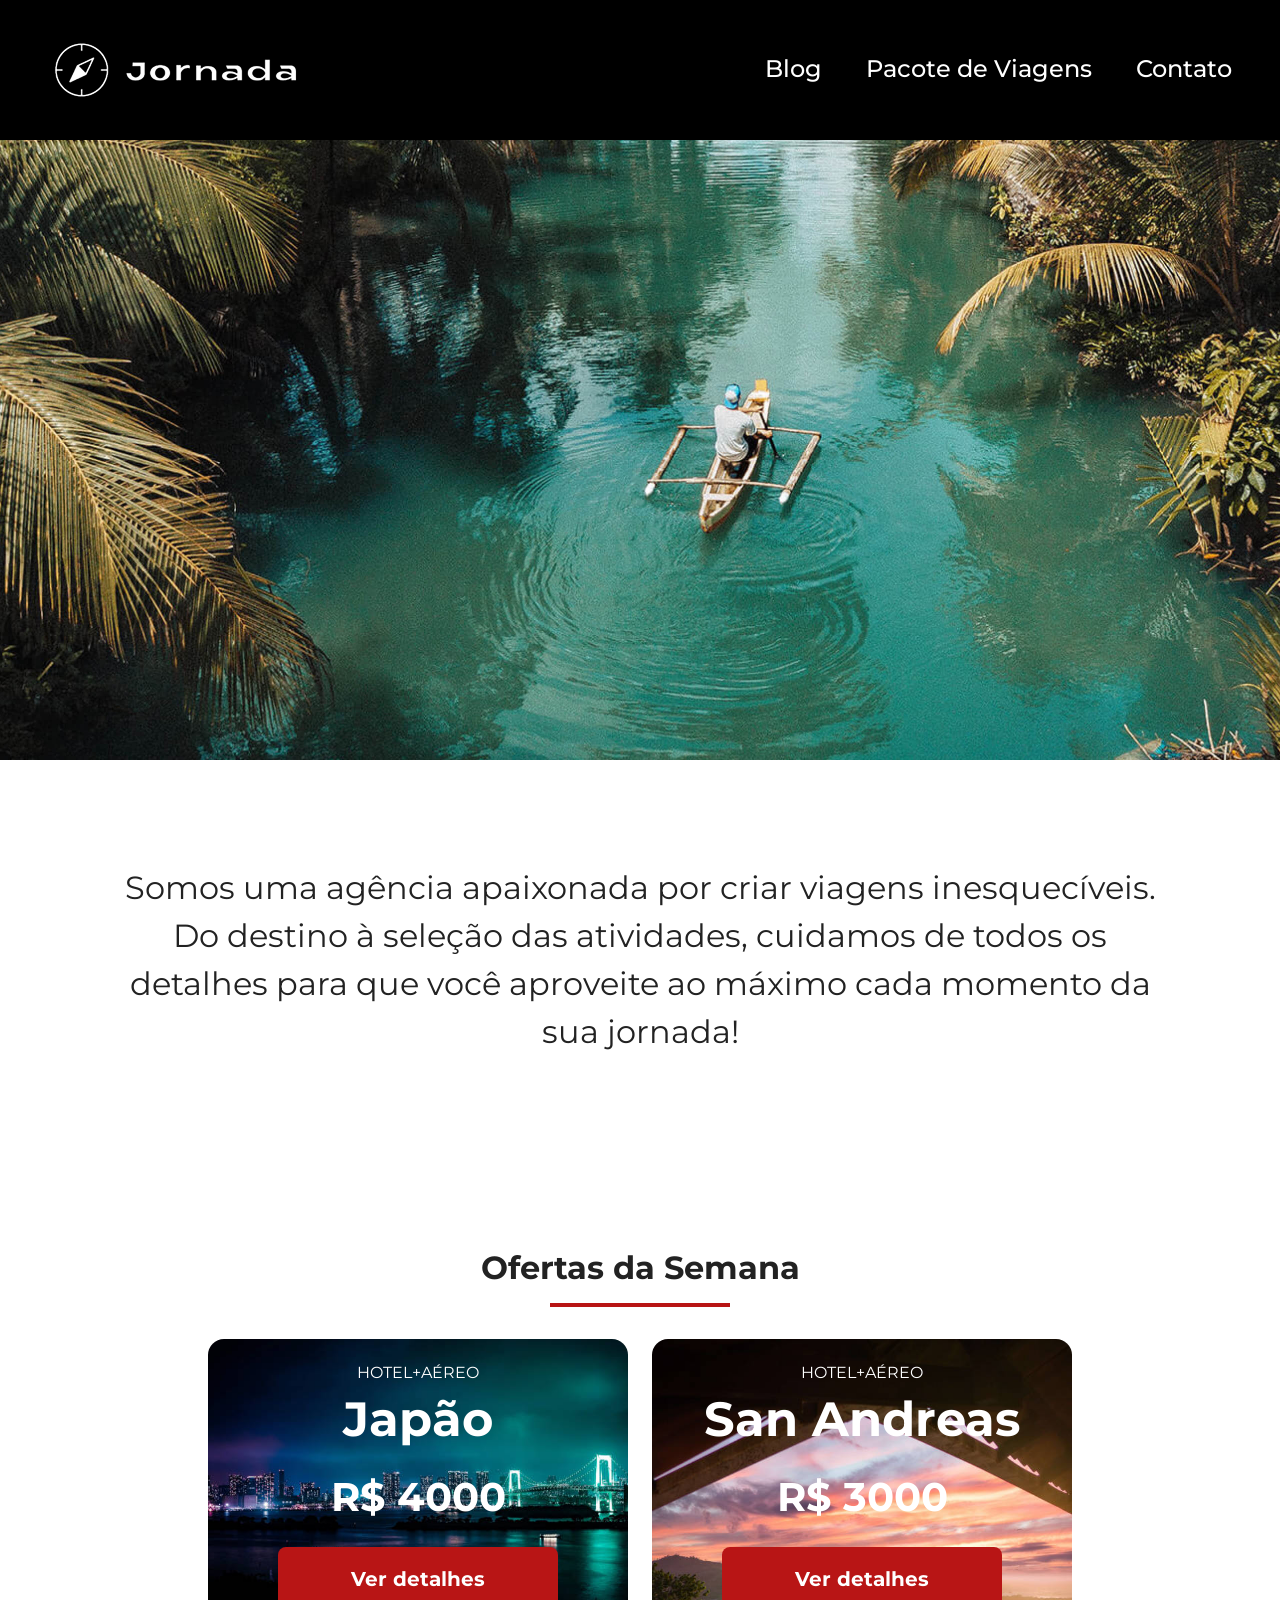
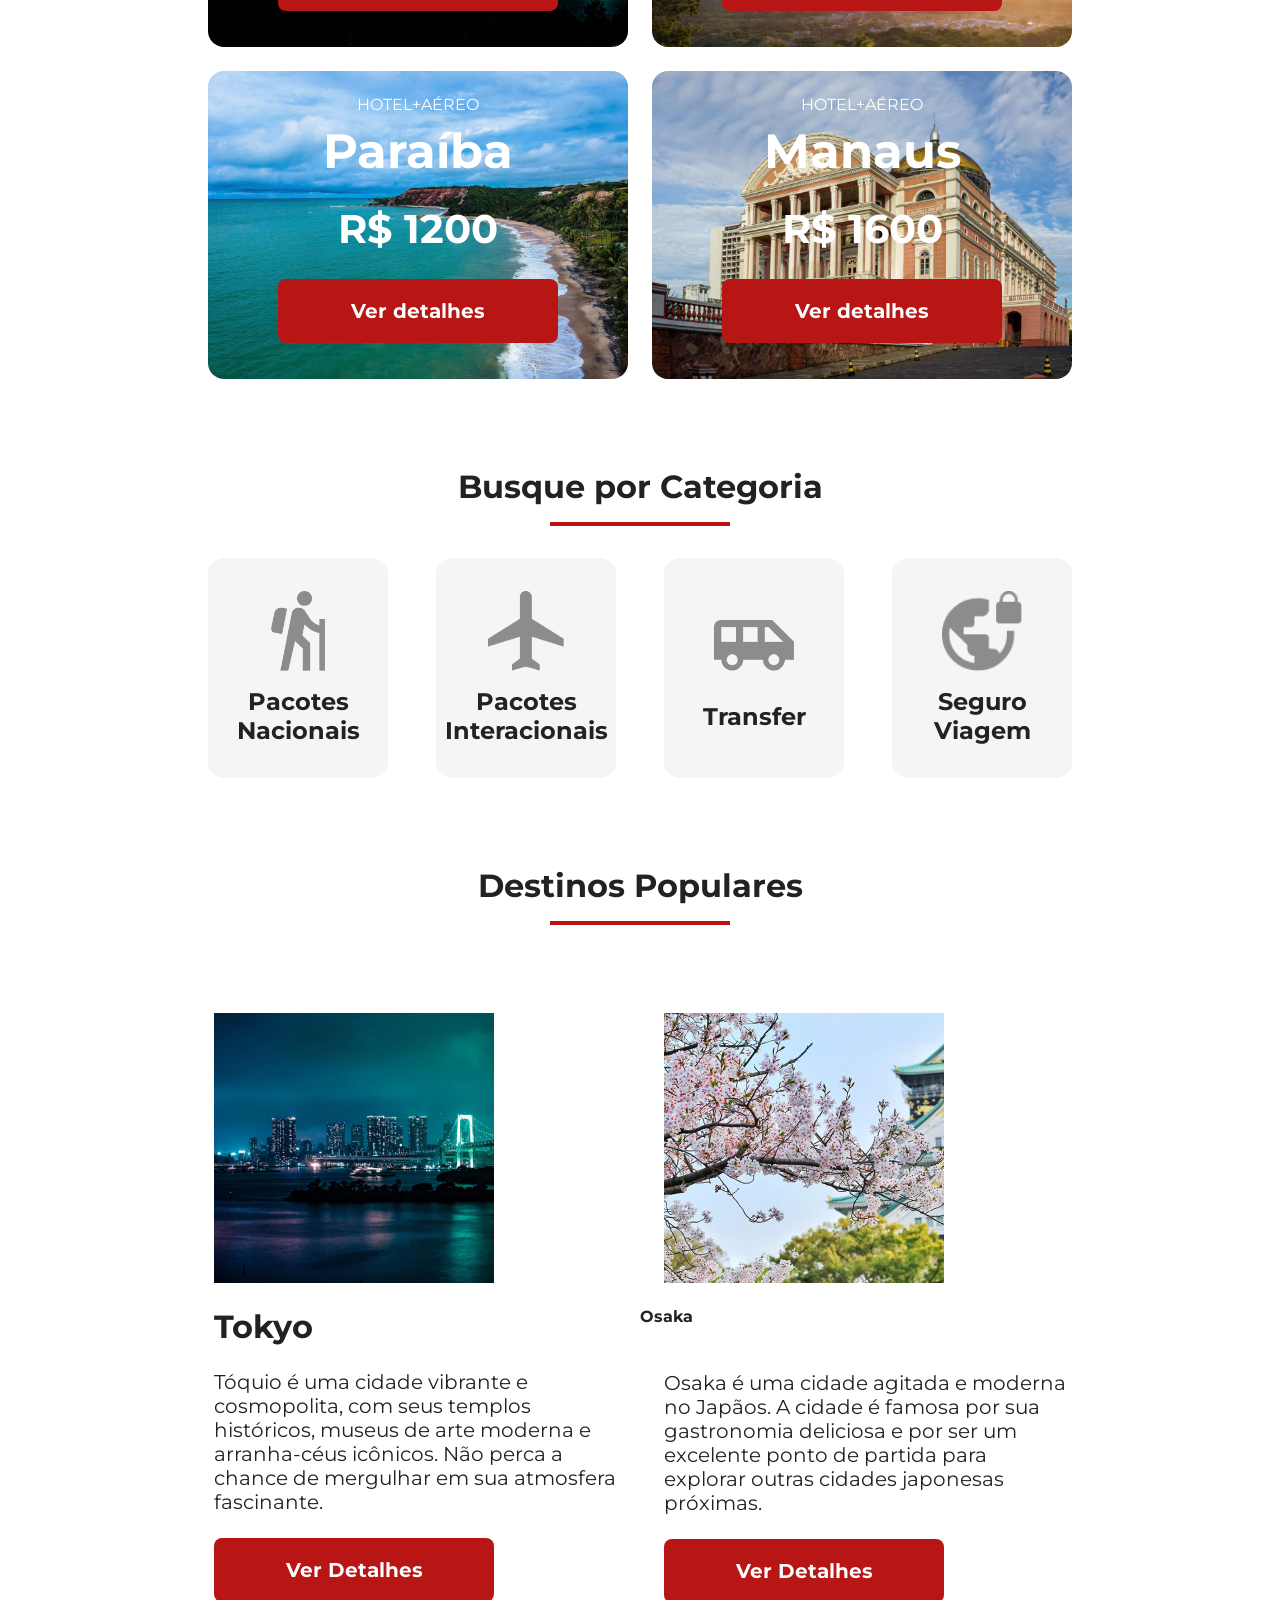
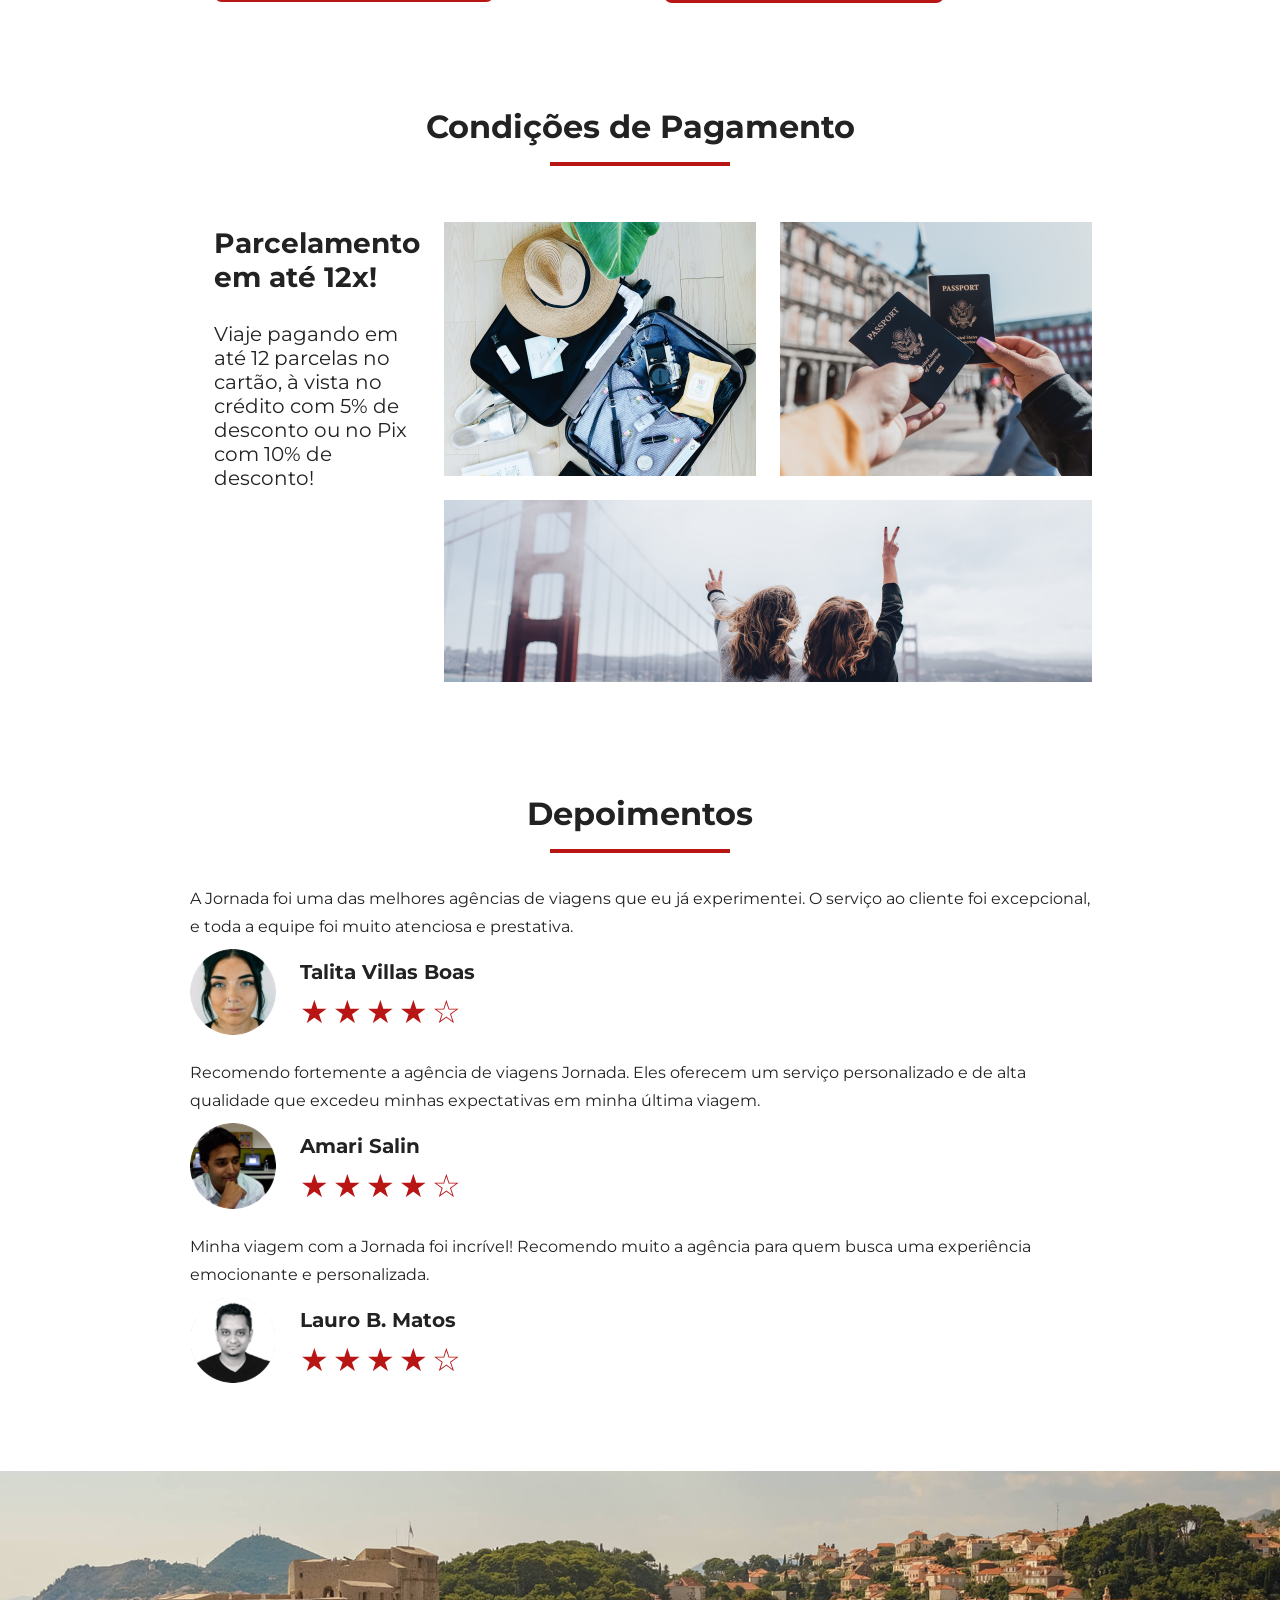
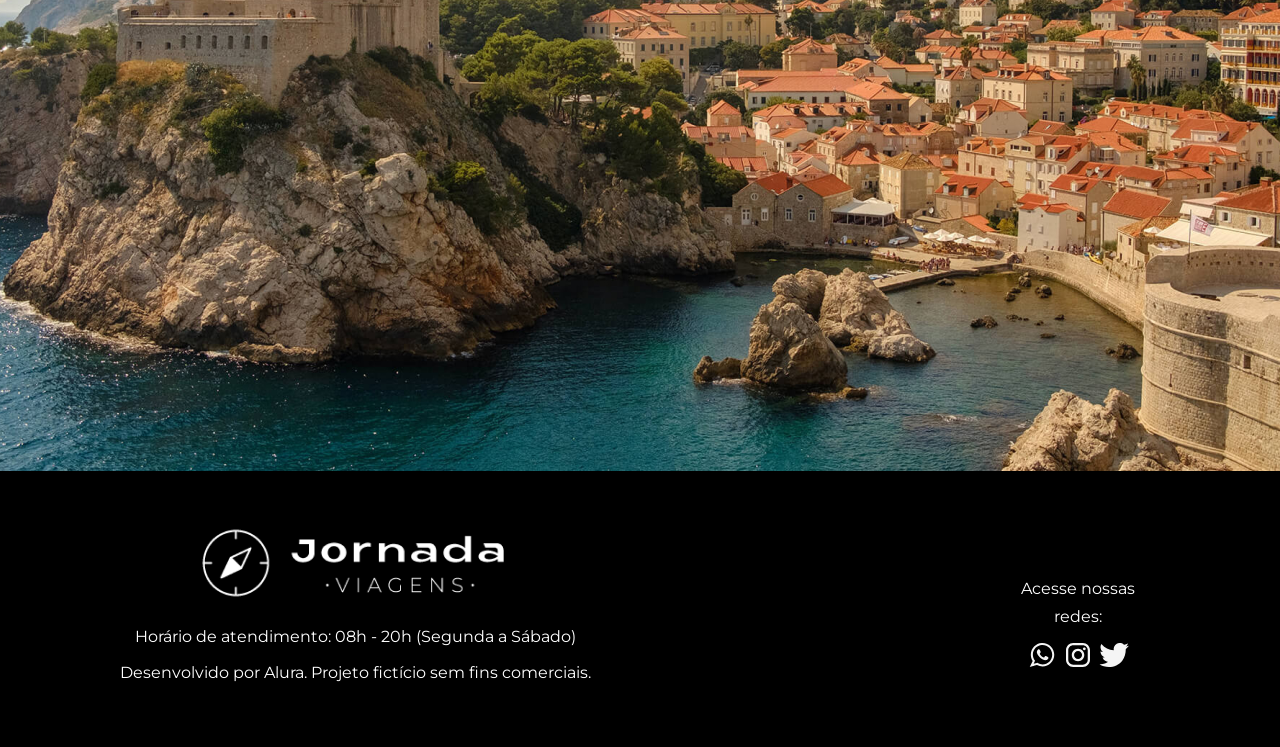
<file: index.html>
<!doctype html>
<html lang="pt-br">
  <head>
    <meta charset="UTF-8" />
    <meta name="viewport" content="width=device-width, initial-scale=1.0" />
    <meta name="theme-color" content="#000000" />
    <meta
      name="description"
      content="Jornada Viagens, Uma agência apaixonada por criar viagens inesquecíveis"
    />
    <meta name="og:title" content="Jornada Viagens" />
    <meta
      name="og:image"
      content="https://inuskull.github.io/jornada-viagens/Img/Logo-branco.png"
    />
    <meta
      name="og:description"
      content="Os melhores preços e pacotes de viagem do Brasil"
    />
    <meta name="og:type" content="website" />
    <meta name="og:url" content="https://inuskull.github.io/jornada-viagens" />
    
    <link rel="stylesheet" href="./Css/style.css" />
    <link rel="icon" type="image/png" href="favicon.png" />
    <title>Jornada Viagens</title>
  </head>
  <body>
    <header class="main-header">
      <a class="logo" href="index.html" title="Voltar para a página inicial">
        <img
          class="img-mobile"
          src="Img/bussola-jornada-branca.png"
          alt="Bússola do logo Jornada Viagens"
        />
        <img
          class="img-desktop"
          src="Img/bussola-jornada-texto-branco.png"
          alt="Logo do logo Jornada Viagens na cor Branca"
        />
      </a>
      <div class="navegation-menu">
        <label for="menu">
          <img src="Img/menu.png" alt="Menu" />
        </label>
        <input type="checkbox" id="menu" hidden />
        <nav>
          <ul class="list-links">
            <li>
              <a href="blog.html" target="_blank" title="Acessar Blog">Blog</a>
            </li>
            <li>
              <a
                href="pacotes.html"
                target="_blank"
                title="Acessar Pacotes de Viagem"
                >Pacote de Viagens</a
              >
            </li>
            <li>
              <a href="contato.html" target="_blank" title="Acessar Contato"
                >Contato</a
              >
            </li>
          </ul>
        </nav>
      </div>
    </header>
    <section class="hero">
      <div class="hero-img"></div>
      <h2>
        Somos uma agência apaixonada por criar viagens inesquecíveis. Do destino
        à seleção das atividades, cuidamos de todos os detalhes para que você
        aproveite ao máximo cada momento da sua jornada!
      </h2>
    </section>
    <section class="offers">
      <div class="section-title">
        <h2>Ofertas da Semana</h2>
        <hr />
      </div>
      <div class="offers-cards">
        <article class="card japao">
          <header>
            <p>HOTEL+AÉREO</p>
            <h3>
              Japão <br />
              <span> R$ 4000 </span>
            </h3>
          </header>
          <footer>
            <a class="button" href="#">Ver detalhes</a>
          </footer>
        </article>
        <article class="card sanandreas">
          <header>
            <p>HOTEL+AÉREO</p>
            <h3>
              San Andreas <br />
              <span> R$ 3000 </span>
            </h3>
          </header>
          <footer>
            <a class="button" href="#">Ver detalhes</a>
          </footer>
        </article>
        <article class="card paraiba">
          <header>
            <p>HOTEL+AÉREO</p>
            <h3>
              Paraíba <br />
              <span> R$ 1200 </span>
            </h3>
          </header>
          <footer>
            <a class="button" href="#">Ver detalhes</a>
          </footer>
        </article>
        <article class="card manaus">
          <header>
            <p>HOTEL+AÉREO</p>
            <h3>
              Manaus <br />
              <span> R$ 1600 </span>
            </h3>
          </header>
          <footer>
            <a class="button" href="#">Ver detalhes</a>
          </footer>
        </article>
      </div>
    </section>
    <section class="categories">
      <div class="section-title">
        <h2 class="content-title">Busque por Categoria</h2>
        <hr />
      </div>
      <div class="categories-cards">
        <a
          class="card"
          href="#"
          target="_blank"
          title="Busque pela categoria Pacotes Nacionais"
        >
          <img
            src="Img/ícone - pacotes nacionais.png"
            alt="Ícone cinza representando uma pessoa fazendo tracking."
          />
          <h3 class="content-title">
            Pacotes<br />
            Nacionais
          </h3>
        </a>

        <a
          class="card"
          href="#"
          target="_blank"
          title="Busque pela categoria Pacotes interacionais"
        >
          <img
            src="Img/ícone - pacotes interacionais.png"
            alt="Ícone cinza de um avião."
          />
          <h3 class="content-title">Pacotes Interacionais</h3>
        </a>

        <a
          class="card"
          href="#"
          target="_blank"
          title="Busque pela categoria Transfer"
        >
          <img src="Img/ícone -transfer.png" alt="Ícone de uma vãn zinza." />
          <h3 class="content-title">Transfer</h3>
        </a>

        <a
          class="card"
          href="#"
          target="_blank"
          title="Busque pela Seguro Viagem"
        >
          <img
            src="Img/ícone - seguro viagem.png"
            alt="Ícone do planeta terra cinza com um cadeado ao seu lado."
          />
          <h3 class="content-title">
            Seguro<br />
            Viagem
          </h3>
        </a>
      </div>
    </section>
    <section class="destinations">
      <div class="section-title">
        <h2 class="content-title">Destinos Populares</h2>
        <hr />
      </div>
      <div class="destinations-items">
        <article class="item">
          <header>
            <div class="img-item-tokyo"></div>
            <h3 class="content-title">Tokyo</h3>
          </header>

          <p class="content-text">
            Tóquio é uma cidade vibrante e cosmopolita, com seus templos
            históricos, museus de arte moderna e arranha-céus icônicos. Não
            perca a chance de mergulhar em sua atmosfera fascinante.
          </p>
          <footer>
            <a
              class="button"
              href="#"
              target="_blank"
              title="Veja mais detalhes do destino Tokyo"
            >
              Ver Detalhes
            </a>
          </footer>
        </article>

        <article class="item">
          <header>
            <div class="img-item-osaka"></div>
            <h4>Osaka</h4>
          </header>
          <p class="content-text">
            Osaka é uma cidade agitada e moderna no Japãos. A cidade é famosa
            por sua gastronomia deliciosa e por ser um excelente ponto de
            partida para explorar outras cidades japonesas próximas.
          </p>
          <footer>
            <a
              class="button"
              href="#"
              target="_blank"
              title="Veja mais detalhes do destino Osaka"
            >
              Ver Detalhes
            </a>
          </footer>
        </article>
      </div>
    </section>
    <section class="payments">
      <div class="section-title">
        <h2 class="content-title">Condições de Pagamento</h2>
        <hr />
      </div>
      <div class="content-container">
        <div class="text-content">
          <h3 class="content-title">Parcelamento em até 12x!</h3>
          <p class="content-text">
            Viaje pagando em até 12 parcelas no cartão, à vista no crédito com
            5% de desconto ou no Pix com 10% de desconto!
          </p>
        </div>
        <div class="image-gallery">
          <div class="image-bag"></div>
          <div class="image-passport"></div>
          <div class="image-people"></div>
        </div>
      </div>
    </section>
    <section class="testimonials">
      <div class="section-title">
        <h2 class="content-title">Depoimentos</h2>
        <hr />
      </div>
      <div class="testimonials-container">
        <article>
          <header>
            <p>
              A Jornada foi uma das melhores agências de viagens que eu já
              experimentei. O serviço ao cliente foi excepcional, e toda a
              equipe foi muito atenciosa e prestativa.
            </p>
          </header>
          <footer>
            <img
              src="Img/avatar-talita.png"
              alt="Imagem de perfil da cliente Talita Villas Boas"
            />
            <div class="profile-content">
              <h4>Talita Villas Boas</h4>
              <div class="rating">
                <span class="star">★</span>
                <span class="star">★</span>
                <span class="star">★</span>
                <span class="star">★</span>
                <span class="star">☆</span>
              </div>
          </footer>
        </article>
        <article>
          <header>
            <p>
              Recomendo fortemente a agência de viagens Jornada. Eles oferecem
              um serviço personalizado e de alta qualidade que excedeu minhas
              expectativas em minha última viagem.
            </p>
          </header>
          <footer>
            <img
              src="Img/avatar-amari.png"
              alt="Imagem de perfil do cliente Amari Salin"
            />
            <div class="profile-content">
              <h4>Amari Salin</h4>
              <div class="rating">
                <span class="star">★</span>
                <span class="star">★</span>
                <span class="star">★</span>
                <span class="star">★</span>
                <span class="star">☆</span>
              </div>
            </div>
          </footer>
        </article>
        <article>
          <header>
            <p>
              Minha viagem com a Jornada foi incrível! Recomendo muito a agência
              para quem busca uma experiência emocionante e personalizada.
            </p>
          </header>
          <footer>
            <img
              src="Img/avatar-lauro.png"
              alt="Imagem de perfil do cliente Lauro B. Matos"
            />
            <div class="profile-content">
              <h4>Lauro B. Matos</h4>
              <div class="rating">
                <span class="star">★</span>
                <span class="star">★</span>
                <span class="star">★</span>
                <span class="star">★</span>
                <span class="star">☆</span>
              </div>
          </footer>
        </article>
      </div>
    </section>
    <section class="hero">
      <div class="hero-footer-img">
      </div>
    </section>
    <footer class="main-footer">
      <div class="footer-content">
        <img src="./Img/Logo-branco.png" alt="Logo Jornada Viagens na cor Branca">
        <p>Horário de atendimento: 08h - 20h (Segunda a Sábado)</p>
        <p>Desenvolvido por Alura. Projeto fictício sem fins comerciais.</p>
      </div>
      <div class="footer-social">
        <p>Acesse nossas redes:</p>

        <a href="#" target="_blank" title="Entre em contato pelo whatsapp">
          <img src="./Img/icon-Whatsapp.svg" alt="Logo do whatsapp">
        </a>

        <a href="#" target="_blank" title="Acesse nosso instagram">
          <img src="./Img/icon-instragam.svg" alt="Logo do instagram">
        </a>

        <a href="#" target="_blank" title="Acesse nosso twitter">
          <img src="./Img/icon-Twitter.svg" alt="Logo do twitter">
        </a>

      </div>

    </footer>
  </body>
</html>
</file>
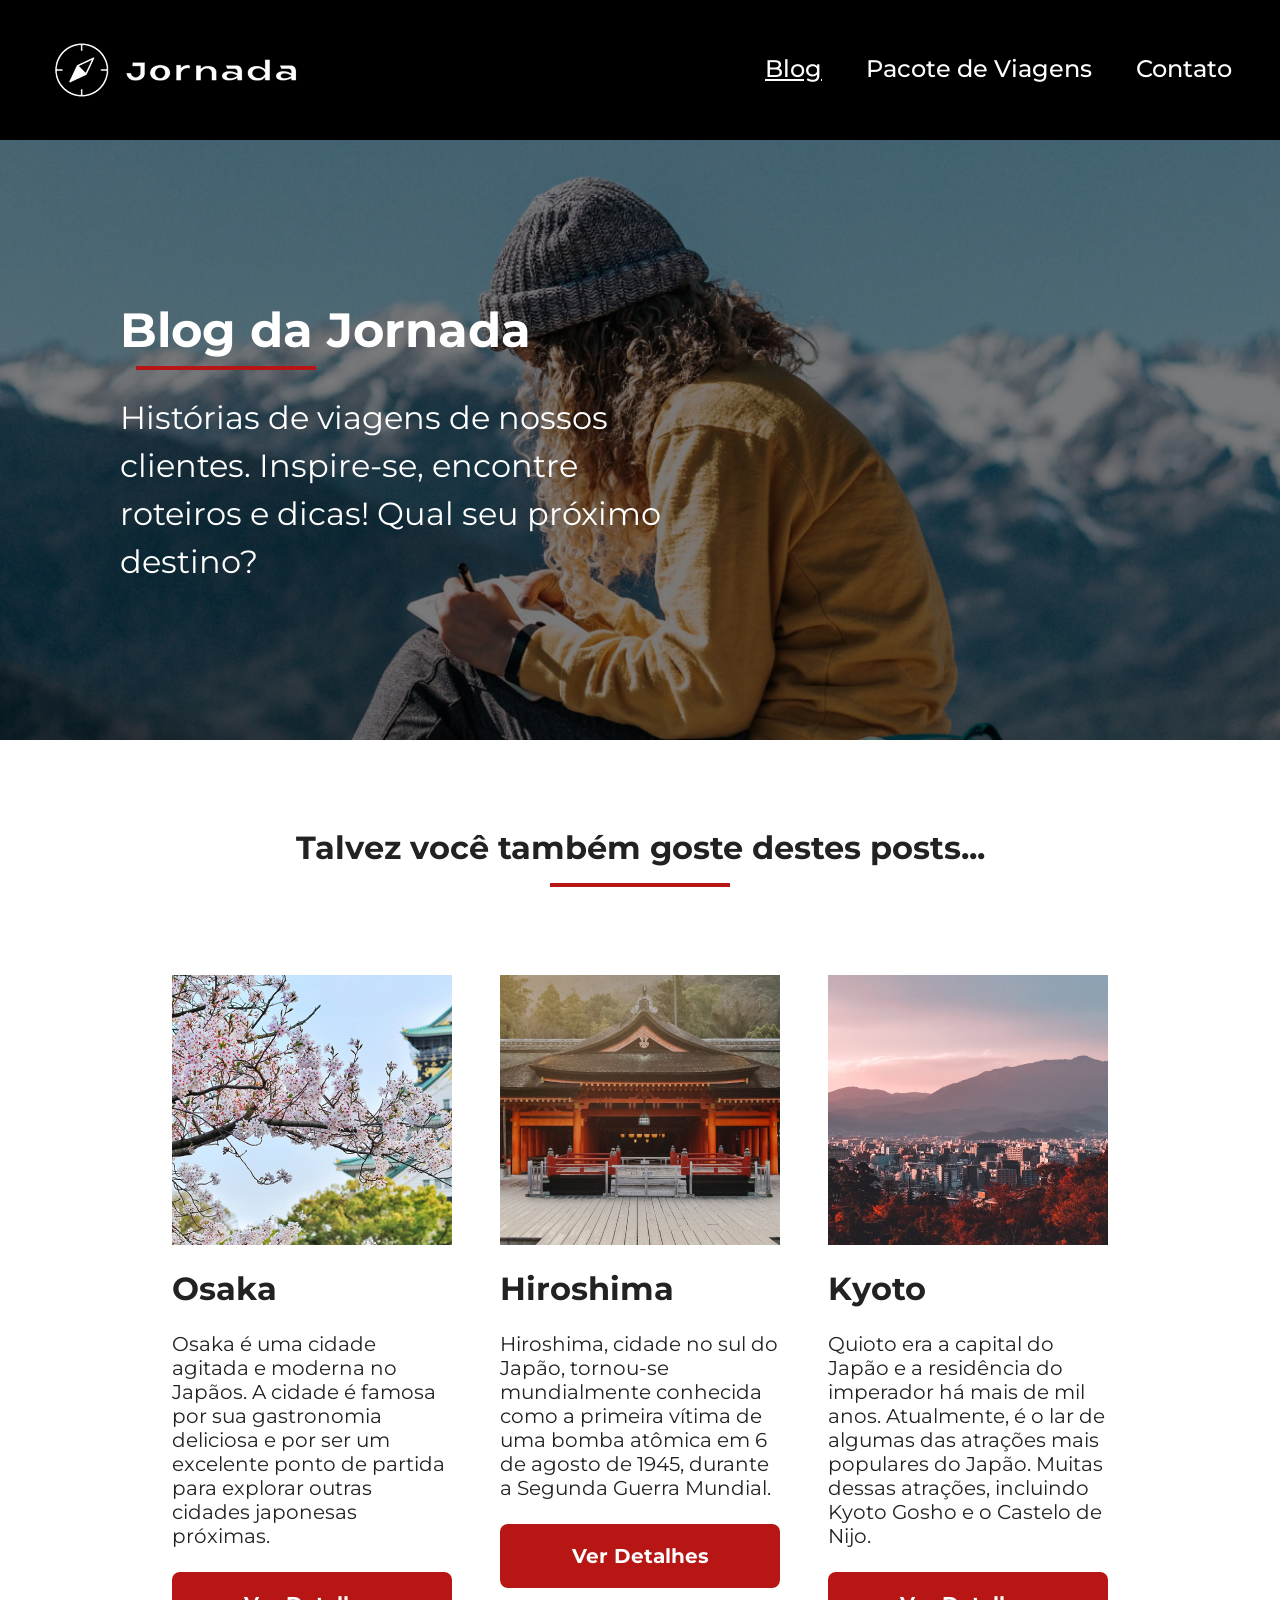
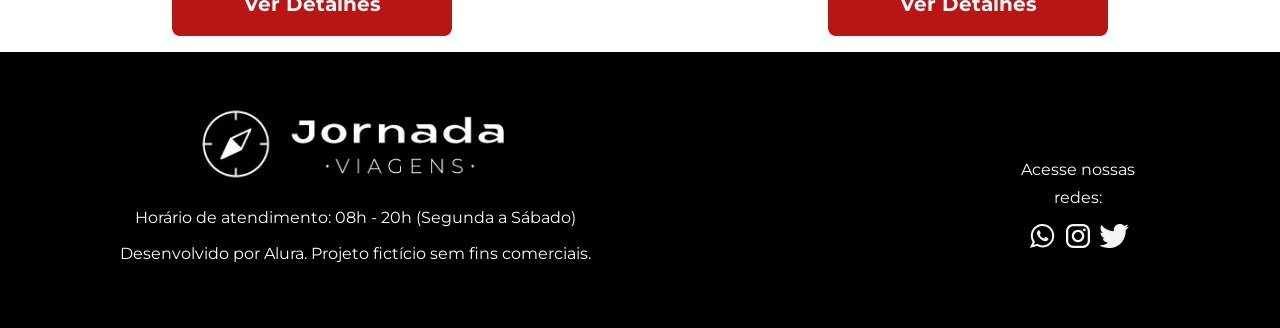
<file: blog.html>
<!doctype html>
<html lang="pt-br">
  <head>
    <meta charset="UTF-8" />
    <meta name="viewport" content="width=device-width, initial-scale=1.0" />
    <meta name="theme-color" content="#000000" />
    <meta
      name="description"
      content="Jornada Viagens - Os melhores preços e pacotes de viagem do Brasil"
    />
    <meta name="og:title" content="Jornada Viagens" />
    <meta
      name="og:image"
      content="https://inuskull.github.io/jornada-viagens/Img/bussola-jornada-texto-branco.png"
    />
    <meta
      name="og:description"
      content="Os melhores preços e pacotes de viagem do Brasil"
    />
    <meta name="og:type" content="website" />
    <meta name="og:url" content="https://inuskull.github.io/jornada-viagens" />
    <link rel="stylesheet" href="./Css/style.css" />
    <link rel="icon" type="image/png" href="favicon.png" />
    <title>Pacotes de Viagens</title>
  </head>
  <body>
    <header class="main-header">
      <a class="logo" href="index.html" title="Voltar para a página inicial">
        <img
          class="img-mobile"
          src="Img/bussola-jornada-branca.png"
          alt="Bússola do logo Jornada Viagens"
        />
        <img
          class="img-desktop"
          src="Img/bussola-jornada-texto-branco.png"
          alt="Logo do logo Jornada Viagens na cor Branca"
        />
      </a>
      <div class="navegation-menu">
        <label for="menu">
          <img src="Img/menu.png" alt="Menu" />
        </label>
        <input type="checkbox" id="menu" hidden />
        <nav>
          <ul class="list-links">
            <li>
              <a
                class="active"
                href="blog.html"
                target="_blank"
                title="Acessar Blog"
                >Blog</a
              >
            </li>
            <li>
              <a
                href="pacotes.html"
                target="_blank"
                title="Acessar Pacotes de Viagem"
                >Pacote de Viagens</a
              >
            </li>
            <li>
              <a href="contato.html" target="_blank" title="Acessar Contato"
                >Contato</a
              >
            </li>
          </ul>
        </nav>
      </div>
    </header>
    <section class="hero-japao">
      <div class="hero-img-blog">
        <div class="section-title">
          <h1 class="content-title">Blog da Jornada</h1>
          <hr />
          <h2 class="content-text">
            Histórias de viagens de nossos clientes. Inspire-se, encontre
            roteiros e dicas! Qual seu próximo destino?
          </h2>
        </div>
      </div>
    </section>
    <section class=""></section>

    <section class="destinations">
      <div class="section-title">
        <h2 class="content-title">Talvez você também goste destes posts...</h2>
        <hr />
      </div>
      <div class="destinations-items">
        <article class="item">
          <header>
            <div class="img-item-osaka"></div>
            <h3 class="content-title">Osaka</h3>
          </header>
          <p class="content-text">
            Osaka é uma cidade agitada e moderna no Japãos. A cidade é famosa
            por sua gastronomia deliciosa e por ser um excelente ponto de
            partida para explorar outras cidades japonesas próximas.
          </p>
          <footer>
            <a
              class="button"
              href="#"
              target="_blank"
              title="Veja mais detalhes do destino Osaka"
            >
              Ver Detalhes
            </a>
          </footer>
        </article>

        <article class="item">
          <header>
            <div class="img-item-hiroshima"></div>
            <h3 class="content-title">Hiroshima</h3>
          </header>

          <p class="content-text">
            Hiroshima, cidade no sul do Japão, tornou-se mundialmente conhecida
            como a primeira vítima de uma bomba atômica em 6 de agosto de 1945,
            durante a Segunda Guerra Mundial.
          </p>
          <footer>
            <a
              class="button"
              href="#"
              target="_blank"
              title="Veja mais detalhes do destino Hiroshima"
            >
              Ver Detalhes
            </a>
          </footer>
        </article>

        <article class="item">
          <header>
            <div class="img-item-kyoto"></div>
            <h3 class="content-title">Kyoto</h3>
          </header>

          <p class="content-text">
            Quioto era a capital do Japão e a residência do imperador há mais de
            mil anos. Atualmente, é o lar de algumas das atrações mais populares
            do Japão. Muitas dessas atrações, incluindo Kyoto Gosho e o Castelo
            de Nijo.
          </p>
          <footer>
            <a
              class="button"
              href="#"
              target="_blank"
              title="Veja mais detalhes do destino Kyoto"
            >
              Ver Detalhes
            </a>
          </footer>
        </article>
      </div>
    </section>
    <footer class="main-footer">
      <div class="footer-content">
        <img
          src="./Img/Logo-branco.png"
          alt="Logo Jornada Viagens na cor Branca"
        />
        <p>Horário de atendimento: 08h - 20h (Segunda a Sábado)</p>
        <p>Desenvolvido por Alura. Projeto fictício sem fins comerciais.</p>
      </div>
      <div class="footer-social">
        <p>Acesse nossas redes:</p>

        <a href="#" target="_blank" title="Entre em contato pelo whatsapp">
          <img src="./Img/icon-Whatsapp.svg" alt="Logo do whatsapp" />
        </a>

        <a href="#" target="_blank" title="Acesse nosso instagram">
          <img src="./Img/icon-instragam.svg" alt="Logo do instagram" />
        </a>

        <a href="#" target="_blank" title="Acesse nosso twitter">
          <img src="./Img/icon-Twitter.svg" alt="Logo do twitter" />
        </a>
      </div>
    </footer>
  </body>
</html>
</file>
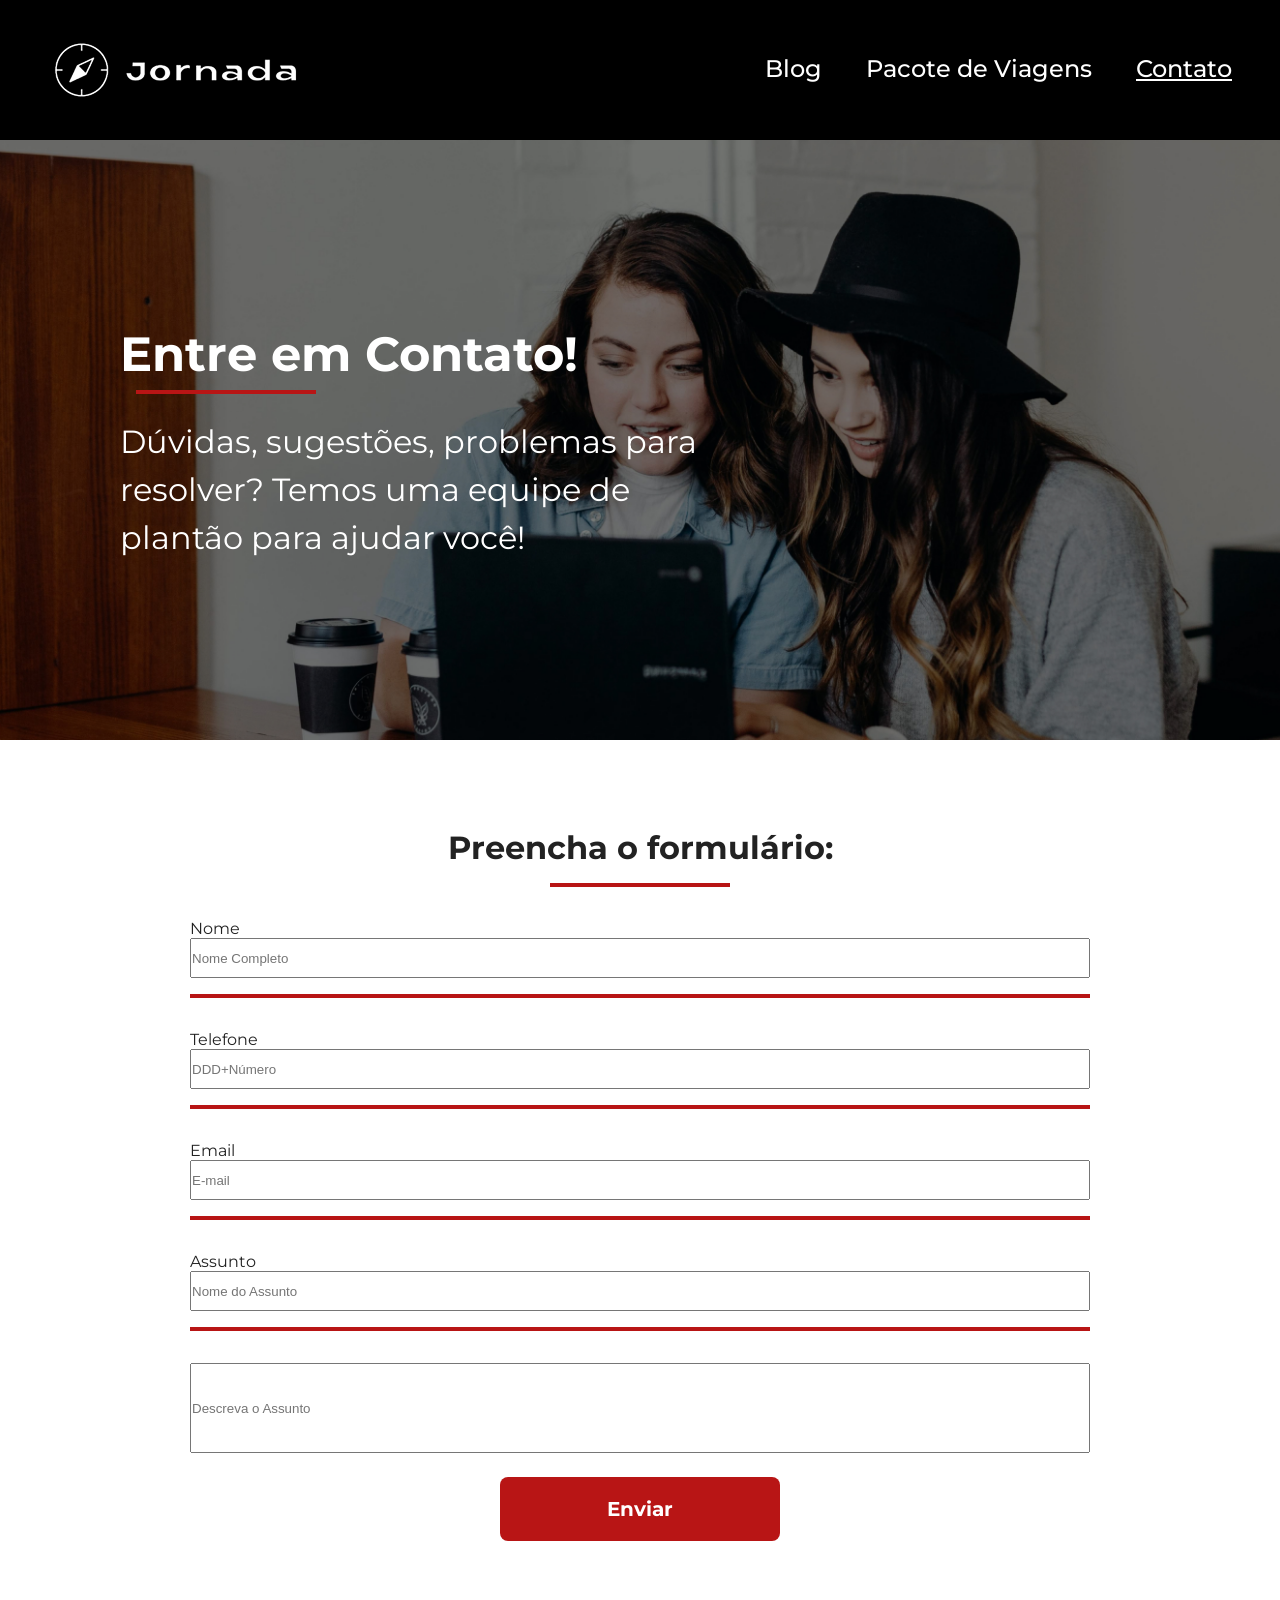
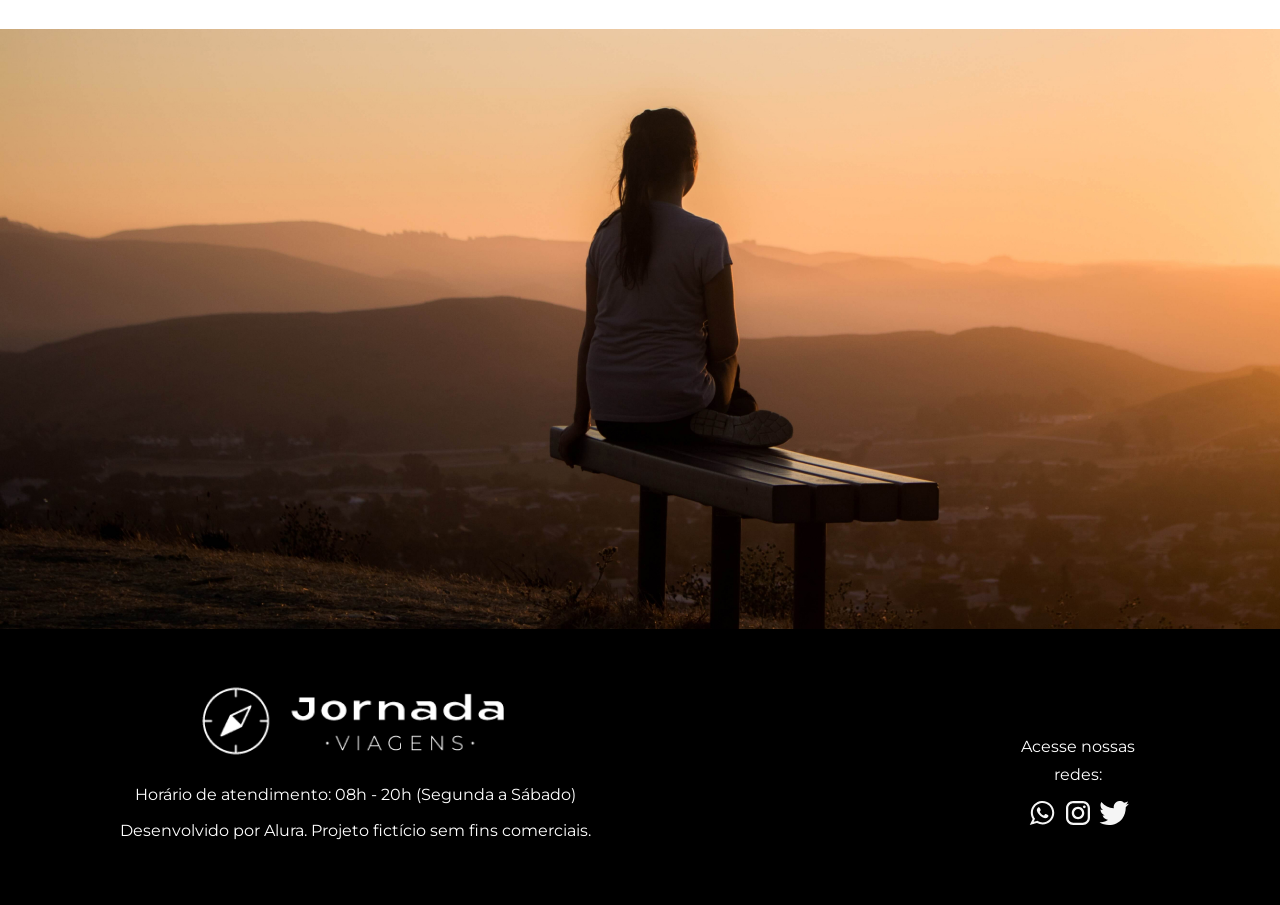
<file: contato.html>
<!doctype html>
<html lang="pt-br">
  <head>
    <meta charset="UTF-8" />
    <meta name="viewport" content="width=device-width, initial-scale=1.0" />
    <meta name="theme-color" content="#000000" />
    <meta
      name="description"
      content="Jornada Viagens - Os melhores preços e pacotes de viagem do Brasil"
    />
    <meta name="og:title" content="Jornada Viagens" />
    <meta
      name="og:image"
      content="https://inuskull.github.io/jornada-viagens/Img/bussola-jornada-texto-branco.png"
    />
    <meta
      name="og:description"
      content="Os melhores preços e pacotes de viagem do Brasil"
    />
    <meta name="og:type" content="website" />
    <meta name="og:url" content="https://inuskull.github.io/jornada-viagens" />
    <link rel="stylesheet" href="./Css/style.css" />
    <link rel="icon" type="image/png" href="favicon.png" />
    <title>Pacotes de Viagens</title>
  </head>
  <body>
    <header class="main-header">
      <a class="logo" href="index.html" title="Voltar para a página inicial">
        <img
          class="img-mobile"
          src="Img/bussola-jornada-branca.png"
          alt="Bússola do logo Jornada Viagens"
        />
        <img
          class="img-desktop"
          src="Img/bussola-jornada-texto-branco.png"
          alt="Logo do logo Jornada Viagens na cor Branca"
        />
      </a>
      <div class="navegation-menu">
        <label for="menu">
          <img src="Img/menu.png" alt="Menu" />
        </label>
        <input type="checkbox" id="menu" hidden />
        <nav>
          <ul class="list-links">
            <li>
              <a href="blog.html" target="_blank" title="Acessar Blog">Blog</a>
            </li>
            <li>
              <a
                href="pacotes.html"
                target="_blank"
                title="Acessar Pacotes de Viagem"
                >Pacote de Viagens</a
              >
            </li>
            <li>
              <a
                class="active"
                href="contato.html"
                target="_blank"
                title="Acessar Contato"
                >Contato</a
              >
            </li>
          </ul>
        </nav>
      </div>
    </header>
    <section class="hero-japao">
      <div class="hero-img-contato">
        <div class="section-title">
          <h1 class="content-title">Entre em Contato!</h1>
          <hr />
          <h2 class="content-text">
            Dúvidas, sugestões, problemas para resolver? Temos uma equipe de
            plantão para ajudar você!
          </h2>
        </div>
      </div>
    </section>
    <section class="formulary">
      <div class="section-title">
        <h2 class="content-title">Preencha o formulário:</h2>
        <hr />
      </div>

      <div class="formulary-text section-title">
        <label for="name">Nome</label>
        <input id="name" type="text" placeholder="Nome Completo" />
        <hr />
        <label for="phone-number">Telefone</label>
        <input
          id="phone-number"
          type="tel"
          name="userPhoneNumber"
          pattern="[0-9]{11}"
          placeholder="DDD+Número"
        />
        <hr />
        <label for="email">Email</label>
        <input id="email" type="text" placeholder="E-mail" />
        <hr />
        <label for="subject">Assunto</label>
        <input id="subject" type="text" placeholder="Nome do Assunto" />
        <hr />

        <input class="subject-text" name="assunto" id="subjected" placeholder="Descreva o Assunto">
        </input>
         <a
              class="button"
              href="#"
              target="_self"
              title="Enviar Formulário"
            >
              Enviar
            </a>
      </div>
    </section>

    <section class="hero-japao">
      <div class="hero-footer-img-contato"></div>
    </section>

    <footer class="main-footer">
      <div class="footer-content">
        <img
          src="./Img/Logo-branco.png"
          alt="Logo Jornada Viagens na cor Branca"
        />
        <p>Horário de atendimento: 08h - 20h (Segunda a Sábado)</p>
        <p>Desenvolvido por Alura. Projeto fictício sem fins comerciais.</p>
      </div>
      <div class="footer-social">
        <p>Acesse nossas redes:</p>

        <a href="#" target="_blank" title="Entre em contato pelo whatsapp">
          <img src="./Img/icon-Whatsapp.svg" alt="Logo do whatsapp" />
        </a>

        <a href="#" target="_blank" title="Acesse nosso instagram">
          <img src="./Img/icon-instragam.svg" alt="Logo do instagram" />
        </a>

        <a href="#" target="_blank" title="Acesse nosso twitter">
          <img src="./Img/icon-Twitter.svg" alt="Logo do twitter" />
        </a>
      </div>
    </footer>
  </body>
</html>
</file>
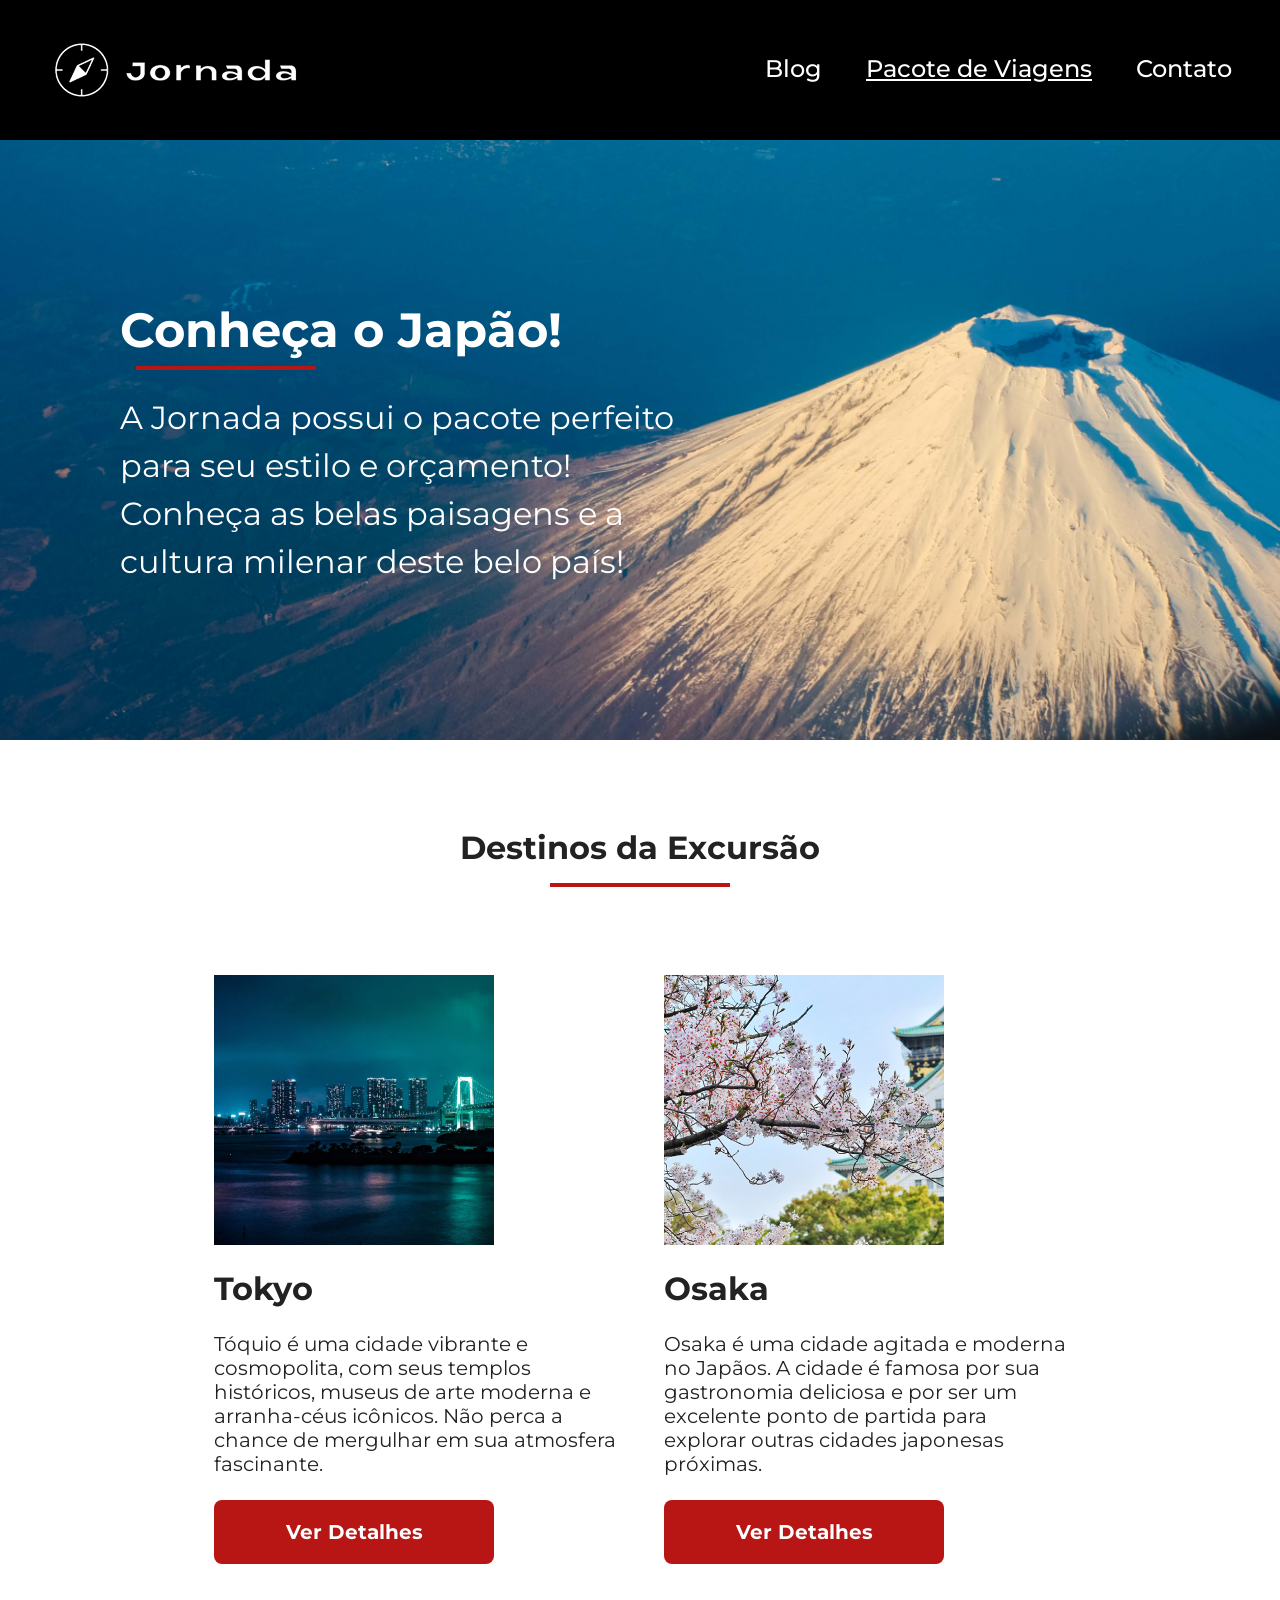
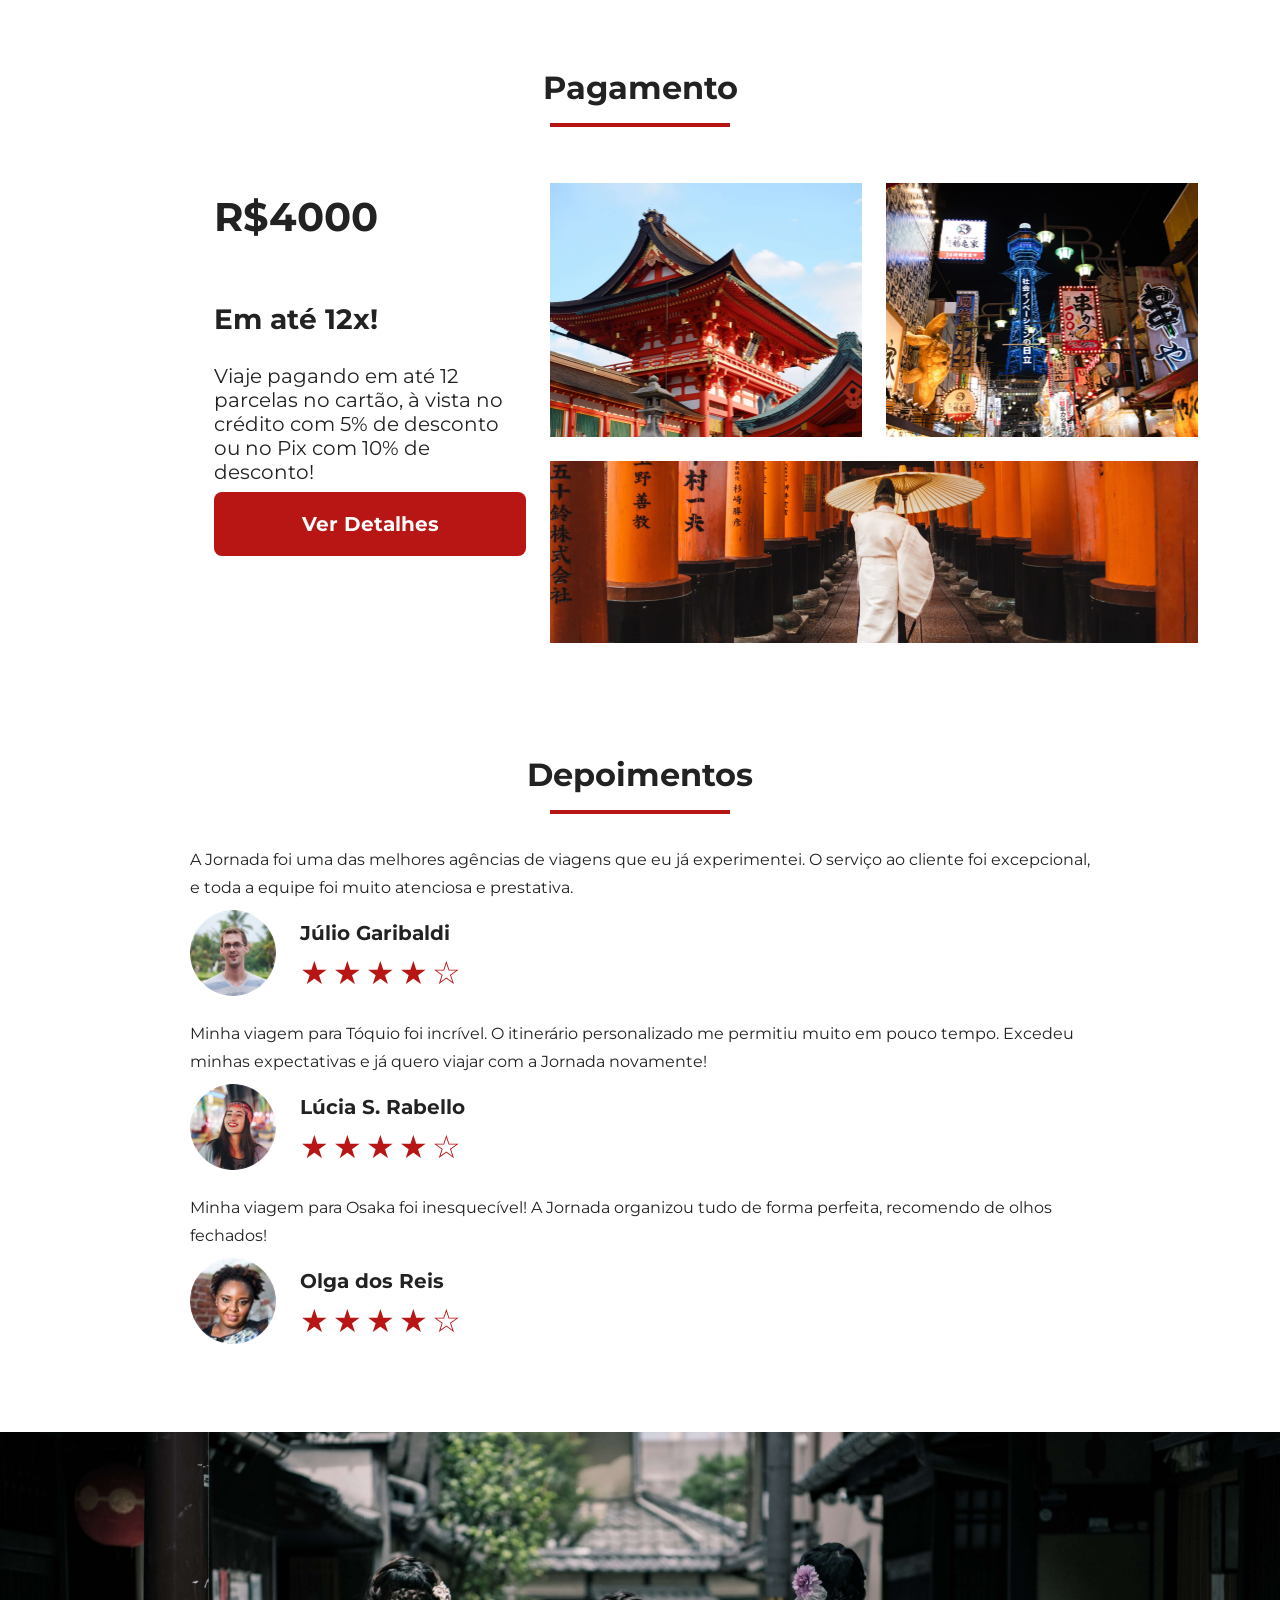
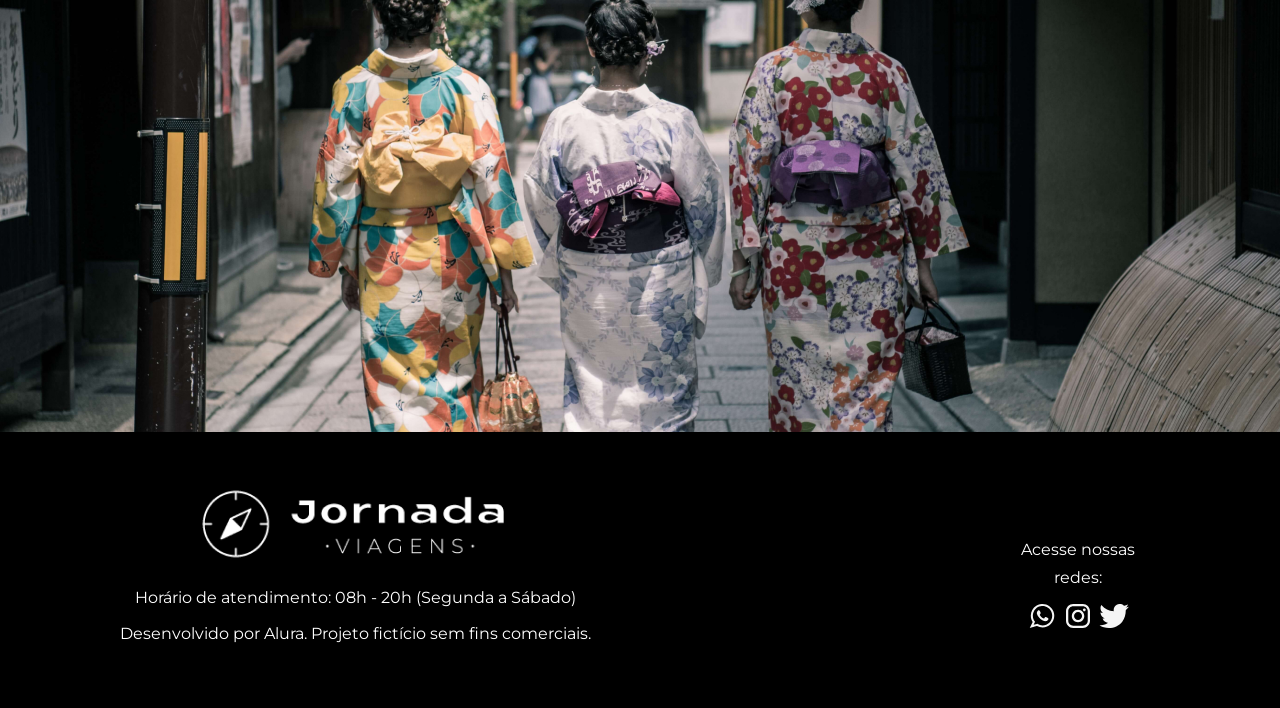
<file: pacotes.html>
<!doctype html>
<html lang="pt-br">
  <head>
    <meta charset="UTF-8" />
    <meta name="viewport" content="width=device-width, initial-scale=1.0" />
    <meta name="theme-color" content="#000000" />
    <meta
      name="description"
      content="Jornada Viagens - Os melhores preços e pacotes de viagem do Brasil"
    />
    <meta name="og:title" content="Jornada Viagens" />
    <meta
      name="og:image"
      content="https://inuskull.github.io/jornada-viagens/Img/bussola-jornada-texto-branco.png"
    />
    <meta
      name="og:description"
      content="Os melhores preços e pacotes de viagem do Brasil"
    />
    <meta name="og:type" content="website" />
    <meta name="og:url" content="https://inuskull.github.io/jornada-viagens" />
    <link rel="stylesheet" href="./Css/style.css" />
    <link rel="icon" type="image/png" href="favicon.png" />
    <title>Pacotes de Viagens</title>
  </head>
  <body>
    <header class="main-header">
      <a class="logo" href="index.html" title="Voltar para a página inicial">
        <img
          class="img-mobile"
          src="Img/bussola-jornada-branca.png"
          alt="Bússola do logo Jornada Viagens"
        />
        <img
          class="img-desktop"
          src="Img/bussola-jornada-texto-branco.png"
          alt="Logo do logo Jornada Viagens na cor Branca"
        />
      </a>
      <div class="navegation-menu">
        <label for="menu">
          <img src="Img/menu.png" alt="Menu" />
        </label>
        <input type="checkbox" id="menu" hidden />
        <nav>
          <ul class="list-links">
            <li>
              <a href="blog.html" target="_blank" title="Acessar Blog">Blog</a>
            </li>
            <li>
              <a
                class="active"
                href="pacotes.html"
                target="_blank"
                title="Acessar Pacotes de Viagem"
                >Pacote de Viagens</a
              >
            </li>
            <li>
              <a href="contato.html" target="_blank" title="Acessar Contato"
                >Contato</a
              >
            </li>
          </ul>
        </nav>
      </div>
    </header>
    <section class="hero-japao">
      <div class="hero-img-japao">
        <div class="section-title">
          <h1 class="content-title">Conheça o Japão!</h1>
          <hr />
          <h2 class="content-text">
            A Jornada possui o pacote perfeito para seu estilo e orçamento!
            Conheça as belas paisagens e a cultura milenar deste belo país!
          </h2>
        </div>
      </div>
    </section>
    <section class="destinations">
      <div class="section-title">
        <h2 class="content-title">Destinos da Excursão</h2>
        <hr />
      </div>
      <div class="destinations-items">
        <article class="item">
          <header>
            <div class="img-item-tokyo"></div>
            <h3 class="content-title">Tokyo</h3>
          </header>

          <p class="content-text">
            Tóquio é uma cidade vibrante e cosmopolita, com seus templos
            históricos, museus de arte moderna e arranha-céus icônicos. Não
            perca a chance de mergulhar em sua atmosfera fascinante.
          </p>
          <footer>
            <a
              class="button"
              href="#"
              target="_blank"
              title="Veja mais detalhes do destino Tokyo"
            >
              Ver Detalhes
            </a>
          </footer>
        </article>

        <article class="item">
          <header>
            <div class="img-item-osaka"></div>
            <h3 class="content-title">Osaka</h3>
          </header>
          <p class="content-text">
            Osaka é uma cidade agitada e moderna no Japãos. A cidade é famosa
            por sua gastronomia deliciosa e por ser um excelente ponto de
            partida para explorar outras cidades japonesas próximas.
          </p>
          <footer>
            <a
              class="button"
              href="#"
              target="_blank"
              title="Veja mais detalhes do destino Osaka"
            >
              Ver Detalhes
            </a>
          </footer>
        </article>
      </div>
    </section>
    <section class="payments">
      <div class="section-title">
        <h2 class="content-title">Pagamento</h2>
        <hr />
      </div>
      <div class="content-container">
        <div class="text-content">
          <h2 class="content-title">R$4000</h2>
          <h3 class="content-title">Em até 12x!</h3>
          <p class="content-text">
            Viaje pagando em até 12 parcelas no cartão, à vista no crédito com
            5% de desconto ou no Pix com 10% de desconto!
          </p>
          <a
            class="button"
            href="#"
            target="_blank"
            title="Veja mais detalhes de pagamento"
          >
            Ver Detalhes
          </a>
        </div>
        <div class="image-gallery-japao">
          <div class="image-japao-um"></div>
          <div class="image-japao-dois"></div>
          <div class="image-japao-tres"></div>
        </div>
      </div>
    </section>
    <section class="testimonials">
      <div class="section-title">
        <h2 class="content-title">Depoimentos</h2>
        <hr />
      </div>
      <div class="testimonials-container">
        <article>
          <header>
            <p>
              A Jornada foi uma das melhores agências de viagens que eu já
              experimentei. O serviço ao cliente foi excepcional, e toda a
              equipe foi muito atenciosa e prestativa.
            </p>
          </header>
          <footer>
            <img
              src="Img/avatar-julio.png"
              alt="Imagem de perfil da cliente Talita Villas Boas"
            />
            <div class="profile-content">
              <h4>Júlio Garibaldi</h4>
              <div class="rating">
                <span class="star">★</span>
                <span class="star">★</span>
                <span class="star">★</span>
                <span class="star">★</span>
                <span class="star">☆</span>
              </div>
            </div>
          </footer>
        </article>
        <article>
          <header>
            <p>
              Minha viagem para Tóquio foi incrível. O itinerário personalizado
              me permitiu muito em pouco tempo. Excedeu minhas expectativas e já
              quero viajar com a Jornada novamente!
            </p>
          </header>
          <footer>
            <img
              src="Img/avatar-lucia.png"
              alt="Imagem de perfil do cliente Amari Salin"
            />
            <div class="profile-content">
              <h4>Lúcia S. Rabello</h4>
              <div class="rating">
                <span class="star">★</span>
                <span class="star">★</span>
                <span class="star">★</span>
                <span class="star">★</span>
                <span class="star">☆</span>
              </div>
            </div>
          </footer>
        </article>
        <article>
          <header>
            <p>
              Minha viagem para Osaka foi inesquecível! A Jornada organizou tudo
              de forma perfeita, recomendo de olhos fechados!
            </p>
          </header>
          <footer>
            <img
              src="Img/avatar-olga.png"
              alt="Imagem de perfil do cliente Lauro B. Matos"
            />
            <div class="profile-content">
              <h4>Olga dos Reis</h4>
              <div class="rating">
                <span class="star">★</span>
                <span class="star">★</span>
                <span class="star">★</span>
                <span class="star">★</span>
                <span class="star">☆</span>
              </div>
            </div>
          </footer>
        </article>
      </div>
    </section>
    <section class="hero-japao">
      <div class="hero-footer-img-japao"></div>
    </section>
    <footer class="main-footer">
      <div class="footer-content">
        <img
          src="./Img/Logo-branco.png"
          alt="Logo Jornada Viagens na cor Branca"
        />
        <p>Horário de atendimento: 08h - 20h (Segunda a Sábado)</p>
        <p>Desenvolvido por Alura. Projeto fictício sem fins comerciais.</p>
      </div>
      <div class="footer-social">
        <p>Acesse nossas redes:</p>

        <a href="#" target="_blank" title="Entre em contato pelo whatsapp">
          <img src="./Img/icon-Whatsapp.svg" alt="Logo do whatsapp" />
        </a>

        <a href="#" target="_blank" title="Acesse nosso instagram">
          <img src="./Img/icon-instragam.svg" alt="Logo do instagram" />
        </a>

        <a href="#" target="_blank" title="Acesse nosso twitter">
          <img src="./Img/icon-Twitter.svg" alt="Logo do twitter" />
        </a>
      </div>
    </footer>
  </body>
</html>
</file>
<file: Css/style.css>
@import url(global.css);
@import url(header.css);
@import url(hero.css);
@import url(offers.css);
@import url(categories.css);
@import url(destination.css);
@import url(payments.css);
@import url(testimonials.css);
@import url(footer.css);
@import url(formulary.css);
</file>
